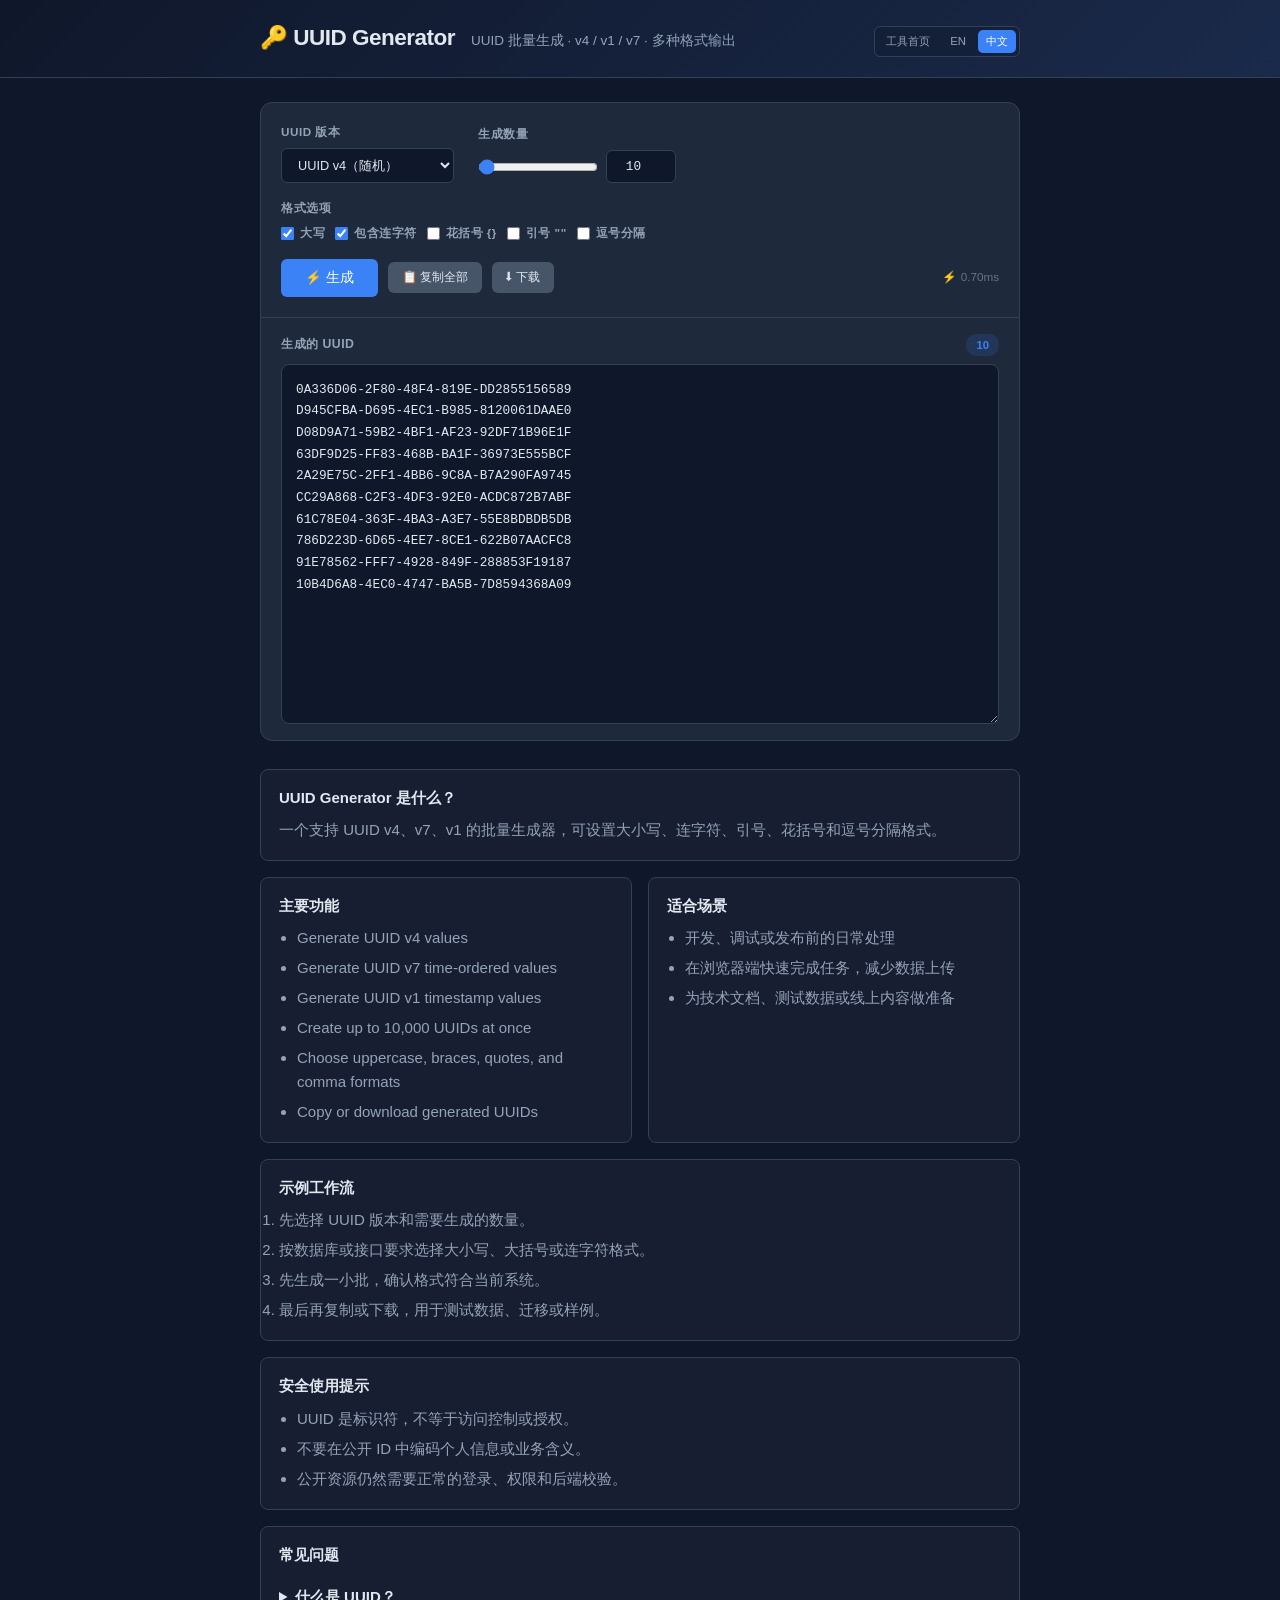
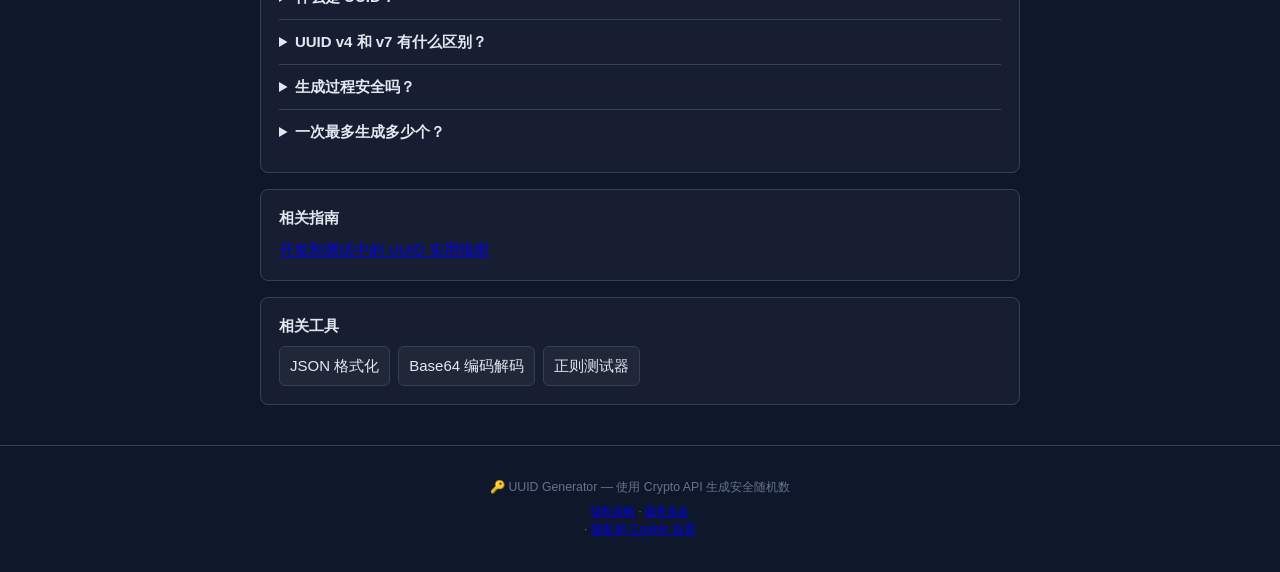
<file: zh/index.html>
<!DOCTYPE html>
<html lang="zh-CN">
<head>
  <!-- Primary Meta -->
  <meta name="description" content="UUID批量生成器。支持UUID v4/随机、v7/时间排序、v1/时间戳。批量生成多达10,000个，多种格式选项。">
  <meta name="keywords" content="uuid generator, uuid v4, uuid v7, uuid v1, generate uuid online, bulk uuid, uuid生成器">
  <meta name="author" content="ToolkitBox">
  <meta name="robots" content="index, follow">
  <meta name="google-adsense-account" content="ca-pub-5333037258750046">
  <link rel="canonical" href="https://uuid.toolkitbox.org/zh/">
  <link rel="alternate" hreflang="en" href="https://uuid.toolkitbox.org/">
  <link rel="alternate" hreflang="zh-CN" href="https://uuid.toolkitbox.org/zh/">
  <link rel="alternate" hreflang="x-default" href="https://uuid.toolkitbox.org/">
<!-- Open Graph -->
  <meta property="og:type" content="website">
  <meta property="og:title" content="UUID Generator - 免费在线工具">
  <meta property="og:description" content="UUID批量生成器。支持UUID v4/随机、v7/时间排序、v1/时间戳。批量生成多达10,000个，多种格式选项。">
  <meta property="og:url" content="https://uuid.toolkitbox.org/zh/">
  <meta property="og:image" content="https://uuid.toolkitbox.org/og.png">
  <meta property="og:image:width" content="1200">
  <meta property="og:image:height" content="630">
  <meta property="og:image:alt" content="UUID Generator - 免费在线工具">
<meta property="og:site_name" content="UUID Generator">
  <meta property="og:locale" content="zh_CN">

  <!-- Twitter Card -->
  <meta name="twitter:card" content="summary_large_image">
  <meta name="twitter:image" content="https://uuid.toolkitbox.org/og.png">
  <meta name="twitter:title" content="UUID Generator - 免费在线工具">
  <meta name="twitter:description" content="UUID批量生成器。支持UUID v4/随机、v7/时间排序、v1/时间戳。批量生成多达10,000个，多种格式选项。">
<meta charset="UTF-8">
  <meta name="viewport" content="width=device-width, initial-scale=1.0">
  <title>UUID Generator - 免费在线工具 | 浏览器端处理 · 隐私安全</title>
  <link rel="stylesheet" href="../css/style.css">
  <script type="application/ld+json">
{
  "@context": "https://schema.org",
  "@type": "SoftwareApplication",
  "name": "UUID Generator",
  "description": "UUID批量生成器。支持UUID v4/随机、v7/时间排序、v1/时间戳。批量生成多达10,000个，多种格式选项。",
  "url": "https://uuid.toolkitbox.org/zh/",
  "inLanguage": "zh-CN",
  "applicationCategory": "DeveloperApplication",
  "operatingSystem": "All",
  "browserRequirements": "Requires JavaScript",
  "isAccessibleForFree": true,
  "offers": {
    "@type": "Offer",
    "price": "0",
    "priceCurrency": "USD"
  },
  "featureList": [
    "Generate UUID v4 values",
    "Generate UUID v7 time-ordered values",
    "Generate UUID v1 timestamp values",
    "Create up to 10,000 UUIDs at once",
    "Choose uppercase, braces, quotes, and comma formats",
    "Copy or download generated UUIDs"
  ],
  "publisher": {
    "@type": "Organization",
    "name": "ToolkitBox"
  }
}
  </script>
  <script type="application/ld+json">
{
  "@context": "https://schema.org",
  "@type": "FAQPage",
  "inLanguage": "zh-CN",
  "mainEntity": [
    {
      "@type": "Question",
      "name": "什么是 UUID？",
      "acceptedAnswer": {
        "@type": "Answer",
        "text": "UUID 是一个 128 位标识符，用于在分布式系统中唯一标识数据。"
      }
    },
    {
      "@type": "Question",
      "name": "UUID v4 和 v7 有什么区别？",
      "acceptedAnswer": {
        "@type": "Answer",
        "text": "v4 是随机 UUID；v7 带时间排序特性，更适合数据库索引。"
      }
    },
    {
      "@type": "Question",
      "name": "生成过程安全吗？",
      "acceptedAnswer": {
        "@type": "Answer",
        "text": "工具使用浏览器加密随机 API 生成随机值，无需网络请求。"
      }
    },
    {
      "@type": "Question",
      "name": "一次最多生成多少个？",
      "acceptedAnswer": {
        "@type": "Answer",
        "text": "支持一次批量生成最多 10,000 个 UUID。"
      }
    }
  ]
}
  </script>
  <script type="application/ld+json">
{
  "@context": "https://schema.org",
  "@type": "BreadcrumbList",
  "inLanguage": "zh-CN",
  "itemListElement": [
    {
      "@type": "ListItem",
      "position": 1,
      "name": "ToolkitBox",
      "item": "https://toolkitbox.org/zh/"
    },
    {
      "@type": "ListItem",
      "position": 2,
      "name": "UUID Generator",
      "item": "https://uuid.toolkitbox.org/zh/"
    }
  ]
}
  </script>
  <script async src="https://pagead2.googlesyndication.com/pagead/js/adsbygoogle.js?client=ca-pub-5333037258750046"
     crossorigin="anonymous"></script>
  <script defer src="/privacy-controls.js"></script>
</head>
<body>
  <header class="header">
    <div class="container">
      <div class="header-inner">
        <h1 class="logo">🔑 UUID Generator</h1>
        <p class="tagline">UUID 批量生成 · v4 / v1 / v7 · 多种格式输出</p>
        <nav class="language-switcher" aria-label="Language"><a class="home-link" href="https://toolkitbox.org/zh/">工具首页</a><a class="" href="../" lang="en">EN</a><a class="active" href="./" lang="zh-CN">中文</a></nav>
      </div>
    </div>
  </header>

  <main class="main container">
    <div class="card">
      <!-- Controls -->
      <div class="controls-section">
        <div class="control-row">
          <div class="control-group">
            <label for="uuid-version">UUID 版本</label>
            <select id="uuid-version">
              <option value="v4">UUID v4（随机）</option>
              <option value="v7">UUID v7（时间排序）</option>
              <option value="v1">UUID v1（时间戳）</option>
            </select>
          </div>
          <div class="control-group">
            <label for="uuid-count">生成数量</label>
            <div class="count-input-group">
              <input type="range" id="uuid-count-range" min="1" max="1000" value="10">
              <input type="number" id="uuid-count" class="num-input" value="10" min="1" max="10000">
            </div>
          </div>
        </div>

        <div class="control-row">
          <div class="control-group">
            <label>格式选项</label>
            <div class="format-options">
              <label class="checkbox-label">
                <input type="checkbox" id="opt-upper" checked>
                大写
              </label>
              <label class="checkbox-label">
                <input type="checkbox" id="opt-dashes" checked>
                包含连字符
              </label>
              <label class="checkbox-label">
                <input type="checkbox" id="opt-braces">
                花括号 {}
              </label>
              <label class="checkbox-label">
                <input type="checkbox" id="opt-quotes">
                引号 ""
              </label>
              <label class="checkbox-label">
                <input type="checkbox" id="opt-commas">
                逗号分隔
              </label>
            </div>
          </div>
        </div>

        <div class="action-row">
          <button class="btn btn-primary btn-lg" onclick="generateUUIDs()">⚡ 生成</button>
          <button class="btn btn-secondary" onclick="copyAll()">📋 复制全部</button>
          <button class="btn btn-secondary" onclick="downloadAll()">⬇ 下载</button>
          <span id="gen-stats" class="gen-stats"></span>
        </div>
      </div>

      <!-- Output -->
      <div class="output-section">
        <div class="output-header">
          <label>生成的 UUID</label>
          <span id="uuid-count-display" class="count-badge">0</span>
        </div>
        <textarea id="uuid-output" class="uuid-output" readonly placeholder="点击「生成」按钮生成 UUID..." spellcheck="false"></textarea>
      </div>
    </div>
    <section class="seo-content" aria-label="工具说明和常见问题">
      <div class="seo-block">
        <h2>UUID Generator 是什么？</h2>
        <p>一个支持 UUID v4、v7、v1 的批量生成器，可设置大小写、连字符、引号、花括号和逗号分隔格式。</p>
      </div>
      <div class="seo-grid">
        <div class="seo-block">
          <h2>主要功能</h2>
          <ul><li>Generate UUID v4 values</li><li>Generate UUID v7 time-ordered values</li><li>Generate UUID v1 timestamp values</li><li>Create up to 10,000 UUIDs at once</li><li>Choose uppercase, braces, quotes, and comma formats</li><li>Copy or download generated UUIDs</li></ul>
        </div>
        <div class="seo-block">
          <h2>适合场景</h2>
          <ul><li>开发、调试或发布前的日常处理</li><li>在浏览器端快速完成任务，减少数据上传</li><li>为技术文档、测试数据或线上内容做准备</li></ul>
        </div>
      </div>
      <div class="seo-block example-workflow">
        <h2>示例工作流</h2>
        <ol>
          <li>先选择 UUID 版本和需要生成的数量。</li>
          <li>按数据库或接口要求选择大小写、大括号或连字符格式。</li>
          <li>先生成一小批，确认格式符合当前系统。</li>
          <li>最后再复制或下载，用于测试数据、迁移或样例。</li>
        </ol>
      </div>

      <div class="seo-block safe-use">
        <h2>安全使用提示</h2>
        <ul>
          <li>UUID 是标识符，不等于访问控制或授权。</li>
          <li>不要在公开 ID 中编码个人信息或业务含义。</li>
          <li>公开资源仍然需要正常的登录、权限和后端校验。</li>
        </ul>
      </div>

      <div class="seo-block faq-list">
        <h2>常见问题</h2>
        <details><summary>什么是 UUID？</summary><p>UUID 是一个 128 位标识符，用于在分布式系统中唯一标识数据。</p></details>
        <details><summary>UUID v4 和 v7 有什么区别？</summary><p>v4 是随机 UUID；v7 带时间排序特性，更适合数据库索引。</p></details>
        <details><summary>生成过程安全吗？</summary><p>工具使用浏览器加密随机 API 生成随机值，无需网络请求。</p></details>
        <details><summary>一次最多生成多少个？</summary><p>支持一次批量生成最多 10,000 个 UUID。</p></details>
      </div>
      <div class="seo-block related-guides">
        <h2>相关指南</h2>
        <p><a href="https://toolkitbox.org/zh/guides/uuid-generator-guide/">开发和测试中的 UUID 实用指南</a></p>
      </div>
      <div class="seo-block related-tools">
        <h2>相关工具</h2>
        <div class="related-links"><a href="https://json.toolkitbox.org/zh/">JSON 格式化</a><a href="https://base64.toolkitbox.org/zh/">Base64 编码解码</a><a href="https://regex.toolkitbox.org/zh/">正则测试器</a></div>
      </div>
    </section>
  </main>

  <footer class="footer">
    <div class="container">
      <p>🔑 UUID Generator — 使用 Crypto API 生成安全随机数</p>
      <p class="footer-small"><a href="https://toolkitbox.org/zh/privacy/">隐私策略</a> · <a href="https://toolkitbox.org/zh/terms/">服务条款</a></p>
    </div>
   · <a href="https://toolkitbox.org/zh/privacy/#privacy-choices" data-privacy-settings>隐私和 Cookie 设置</a></footer>

  <script src="../js/app.js"></script>
</body>
</html>
</file>
<file: css/style.css>
/* === Reset & Base === */
*, *::before, *::after { box-sizing: border-box; margin: 0; padding: 0; }

:root {
  --bg: #0f172a;
  --bg-card: #1e293b;
  --bg-input: #0f172a;
  --border: #334155;
  --border-focus: #3b82f6;
  --text: #e2e8f0;
  --text-muted: #94a3b8;
  --text-dim: #64748b;
  --primary: #3b82f6;
  --primary-hover: #2563eb;
  --secondary: #475569;
  --secondary-hover: #64748b;
  --radius: 12px;
  --radius-sm: 8px;
  --radius-xs: 6px;
  --font-mono: 'SF Mono', 'Fira Code', 'Cascadia Code', 'JetBrains Mono', monospace;
  --font-ui: -apple-system, BlinkMacSystemFont, 'Segoe UI', Roboto, sans-serif;
}

html { font-size: 15px; }
body {
  font-family: var(--font-ui);
  background: var(--bg);
  color: var(--text);
  min-height: 100vh;
  line-height: 1.6;
}

.container { max-width: 800px; margin: 0 auto; padding: 0 20px; }

/* === Header === */
.header {
  border-bottom: 1px solid var(--border);
  padding: 20px 0;
  background: linear-gradient(135deg, #0f172a 0%, #1a2a4a 100%);
}
.header-inner { display: flex; align-items: baseline; gap: 16px; flex-wrap: wrap; }
.logo { font-size: 1.5rem; font-weight: 700; color: var(--text); letter-spacing: -0.5px; }
.tagline { color: var(--text-muted); font-size: 0.9rem; }

/* === Card === */
.card {
  margin-top: 24px;
  background: var(--bg-card); border: 1px solid var(--border); border-radius: var(--radius);
  overflow: hidden;
}

/* === Controls === */
.controls-section { padding: 20px; display: flex; flex-direction: column; gap: 16px; border-bottom: 1px solid var(--border); }
.control-row { display: flex; gap: 24px; flex-wrap: wrap; align-items: flex-end; }
.control-group { display: flex; flex-direction: column; gap: 6px; }
.control-group label { font-size: 0.78rem; color: var(--text-muted); text-transform: uppercase; letter-spacing: 0.5px; font-weight: 600; }

select {
  padding: 8px 12px; background: var(--bg-input); color: var(--text);
  border: 1px solid var(--border); border-radius: var(--radius-xs);
  font-size: 0.85rem; cursor: pointer; min-width: 170px;
}
select:focus { outline: none; border-color: var(--border-focus); }

.count-input-group { display: flex; align-items: center; gap: 8px; }
.count-input-group input[type="range"] { width: 120px; accent-color: var(--primary); }
.num-input {
  width: 70px; padding: 8px 10px; background: var(--bg-input); color: var(--text);
  border: 1px solid var(--border); border-radius: var(--radius-xs);
  font-size: 0.85rem; font-family: var(--font-mono); text-align: center;
}
.num-input:focus { outline: none; border-color: var(--border-focus); }

.format-options { display: flex; flex-wrap: wrap; gap: 10px; }
.checkbox-label {
  display: flex; align-items: center; gap: 6px;
  font-size: 0.82rem; color: var(--text-muted); cursor: pointer;
}
.checkbox-label input { accent-color: var(--primary); }

.action-row { display: flex; align-items: center; gap: 10px; flex-wrap: wrap; }
.gen-stats {
  font-size: 0.78rem; color: var(--text-dim); margin-left: auto;
}

/* === Output === */
.output-section { padding: 16px 20px; display: flex; flex-direction: column; gap: 8px; }
.output-header { display: flex; justify-content: space-between; align-items: center; }
.output-header label { font-size: 0.82rem; font-weight: 600; color: var(--text-muted); text-transform: uppercase; letter-spacing: 0.5px; }
.count-badge {
  font-size: 0.75rem; padding: 2px 10px; border-radius: 10px;
  background: rgba(59,130,246,0.15); color: var(--primary);
  font-weight: 600;
}

.uuid-output {
  width: 100%; min-height: 360px; padding: 14px;
  background: var(--bg-input); color: var(--text);
  border: 1px solid var(--border); border-radius: var(--radius-sm);
  font-family: var(--font-mono); font-size: 0.85rem; line-height: 1.7;
  resize: vertical; tab-size: 4;
  cursor: default;
}
.uuid-output::placeholder { color: var(--text-dim); }

/* === Buttons === */
.btn {
  display: inline-flex; align-items: center; gap: 6px;
  padding: 7px 14px; border: none; border-radius: var(--radius-xs);
  font-size: 0.82rem; font-family: var(--font-ui); font-weight: 500;
  cursor: pointer; transition: all 0.15s; white-space: nowrap;
}
.btn-primary { background: var(--primary); color: #fff; }
.btn-primary:hover { background: var(--primary-hover); }
.btn-secondary { background: var(--secondary); color: #e2e8f0; }
.btn-secondary:hover { background: var(--secondary-hover); }
.btn-lg { padding: 10px 24px; font-size: 0.9rem; }

/* === Toast === */
.toast {
  position: fixed; bottom: 24px; left: 50%; transform: translateX(-50%);
  padding: 10px 24px; border-radius: var(--radius); background: var(--bg-card);
  border: 1px solid var(--border); color: var(--text); font-size: 0.85rem;
  box-shadow: 0 4px 20px rgba(0,0,0,0.3); z-index: 100;
  animation: toastIn 0.3s ease;
}
@keyframes toastIn {
  from { opacity: 0; transform: translateX(-50%) translateY(10px); }
  to { opacity: 1; transform: translateX(-50%) translateY(0); }
}

/* === Footer === */
.footer {
  text-align: center; padding: 32px 0; margin-top: 40px;
  border-top: 1px solid var(--border); color: var(--text-dim); font-size: 0.82rem;
}
.footer-small { margin-top: 4px; font-size: 0.75rem; }
/* === SEO / GEO Content === */
.language-switcher { margin-left: auto; display: inline-flex; gap: 4px; padding: 3px; border: 1px solid var(--border); border-radius: var(--radius-xs); background: rgba(15,23,42,0.35); }
.language-switcher a { color: var(--text-muted); text-decoration: none; font-size: 0.76rem; line-height: 1; padding: 6px 8px; border-radius: 5px; }
.language-switcher a:hover, .language-switcher a.active { color: #fff; background: var(--primary); }
.seo-content { margin-top: 28px; display: flex; flex-direction: column; gap: 16px; color: var(--text-muted); }
.seo-grid { display: grid; grid-template-columns: repeat(2, minmax(0, 1fr)); gap: 16px; }
.seo-block { background: rgba(255,255,255,0.03); border: 1px solid var(--border); border-radius: var(--radius-sm); padding: 18px; }
.seo-block h2 { color: var(--text); font-size: 1rem; line-height: 1.35; margin: 0 0 10px; letter-spacing: 0; }
.seo-block p { margin: 0; }
.seo-block ul { margin: 0; padding-left: 18px; }
.seo-block li + li { margin-top: 6px; }
.faq-list details { border-top: 1px solid var(--border); padding: 10px 0; }
.faq-list details:first-of-type { border-top: 0; }
.faq-list summary { color: var(--text); cursor: pointer; font-weight: 600; }
.faq-list details p { margin-top: 8px; }
@media (max-width: 720px) { .language-switcher { margin-left: 0; } .seo-grid { grid-template-columns: 1fr; } }
.related-links { display: flex; flex-wrap: wrap; gap: 8px; margin-top: 10px; }
.related-links a { color: var(--text); text-decoration: none; border: 1px solid var(--border); border-radius: var(--radius-xs); padding: 7px 10px; background: rgba(255,255,255,0.04); }
.related-links a:hover { border-color: var(--primary); color: #fff; }


/* === Mobile ad-safety and overflow guard === */
html, body { max-width: 100%; overflow-x: hidden; }
.container, .card, .tool-layout, .result-area, .seo-content { min-width: 0; }
.tabs, .section-tabs { max-width: 100%; overflow-x: auto; -webkit-overflow-scrolling: touch; scrollbar-width: thin; }
.tab, .section-tab { flex: 0 0 auto; }
.code-editor, textarea, input, select { max-width: 100%; }
.editor-header, .editor-actions, .controls, .control-group, .input-row, .action-bar { min-width: 0; }
@media (max-width: 560px) {
  .container { width: 100%; padding-left: 12px; padding-right: 12px; }
  .header { padding: 16px 0; }
  .header-inner { align-items: flex-start; gap: 8px; }
  .logo { font-size: 1.28rem; }
  .tagline { width: 100%; overflow-wrap: anywhere; }
  .tabs { margin-left: -12px; margin-right: -12px; padding-left: 12px; padding-right: 12px; border-radius: 0; }
  .tool-layout, .card { border-radius: var(--radius-sm); }
  .tool-layout, .input-section, .result-section, .upload-section, .result-area { padding: 14px; }
  .editor-header, .controls, .input-row, .action-bar { flex-wrap: wrap; }
  .editor-actions { width: 100%; flex-wrap: wrap; justify-content: flex-start; }
  .editor-actions .btn-sm { flex: 1 1 auto; justify-content: center; }
  .btn { justify-content: center; }
  .domain-input { min-width: 0; width: 100%; }
  .input-row .btn, .action-bar .btn { flex: 1 1 auto; }
  .code-editor { min-height: 220px; }
  .toast { width: calc(100vw - 32px); text-align: center; }
}
</file>
